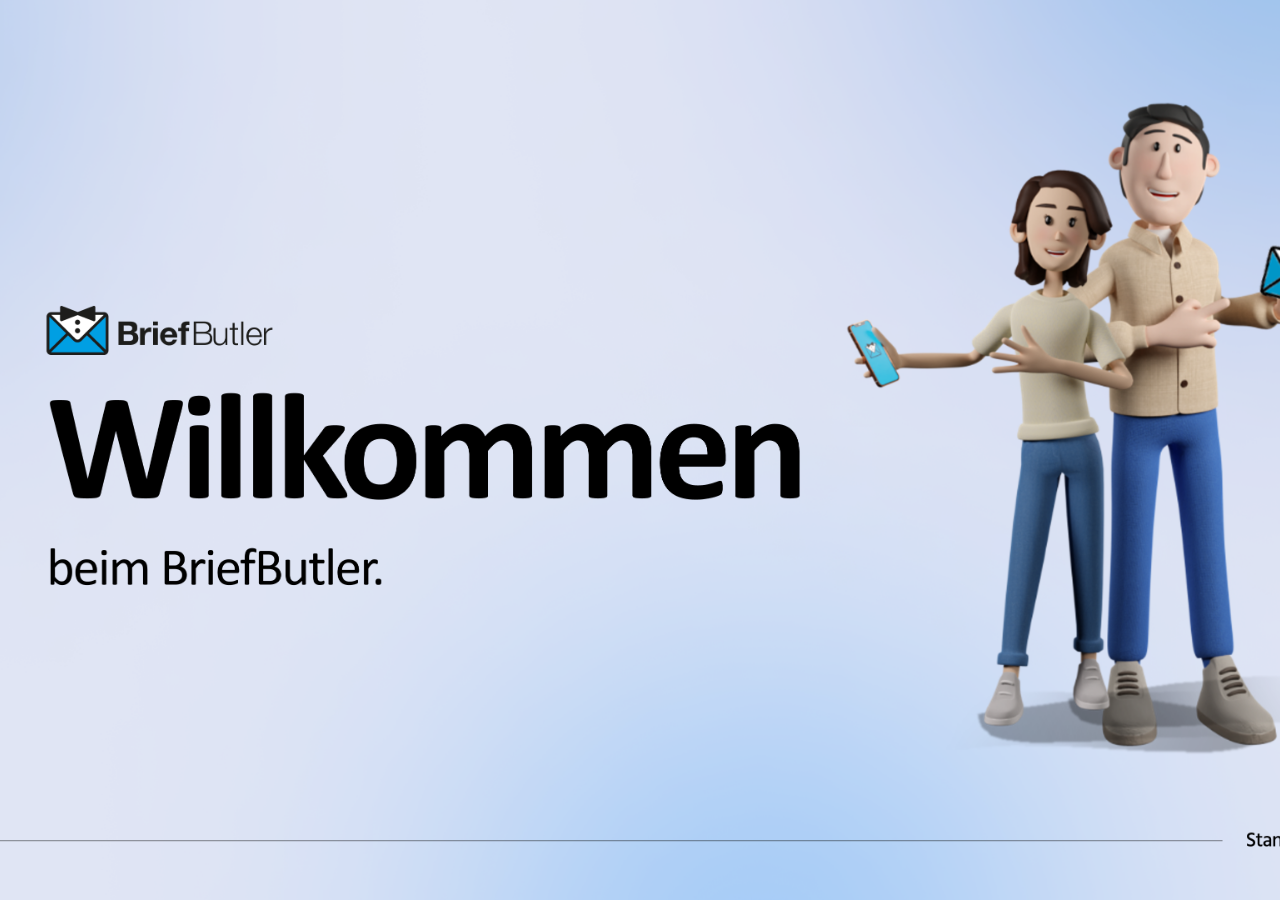
<file: BriefButler_Slide_Vorlagen/index.html>
<!DOCTYPE html>
<html lang="en">
<head>
  <meta charset="UTF-8">
  <meta name="viewport" content="width=device-width, initial-scale=1.0">
  <title>Welcome</title>
  <style>
    html, body {
      margin: 0;
      padding: 0;
      height: 100%;
      width: 100%;
    }

    body {
      background: url('img/willkommen.png') no-repeat center center fixed;
      background-size: cover;
      opacity: 0; /* Initially hidden */
      transition: opacity 2s ease-in-out; /* Fade-in transition */
    }
  </style>

  <script>
    document.addEventListener("DOMContentLoaded", function() {
      // Trigger the fade-in effect by setting opacity to 1
      document.body.style.opacity = 1;

      // Redirect after 5 seconds
      setTimeout(function() {
        window.location.href = 'post.html';
      }, 5000);
    });
  </script>
</head>
<body>
<!-- Content here if needed -->
</body>
</html>
</file>
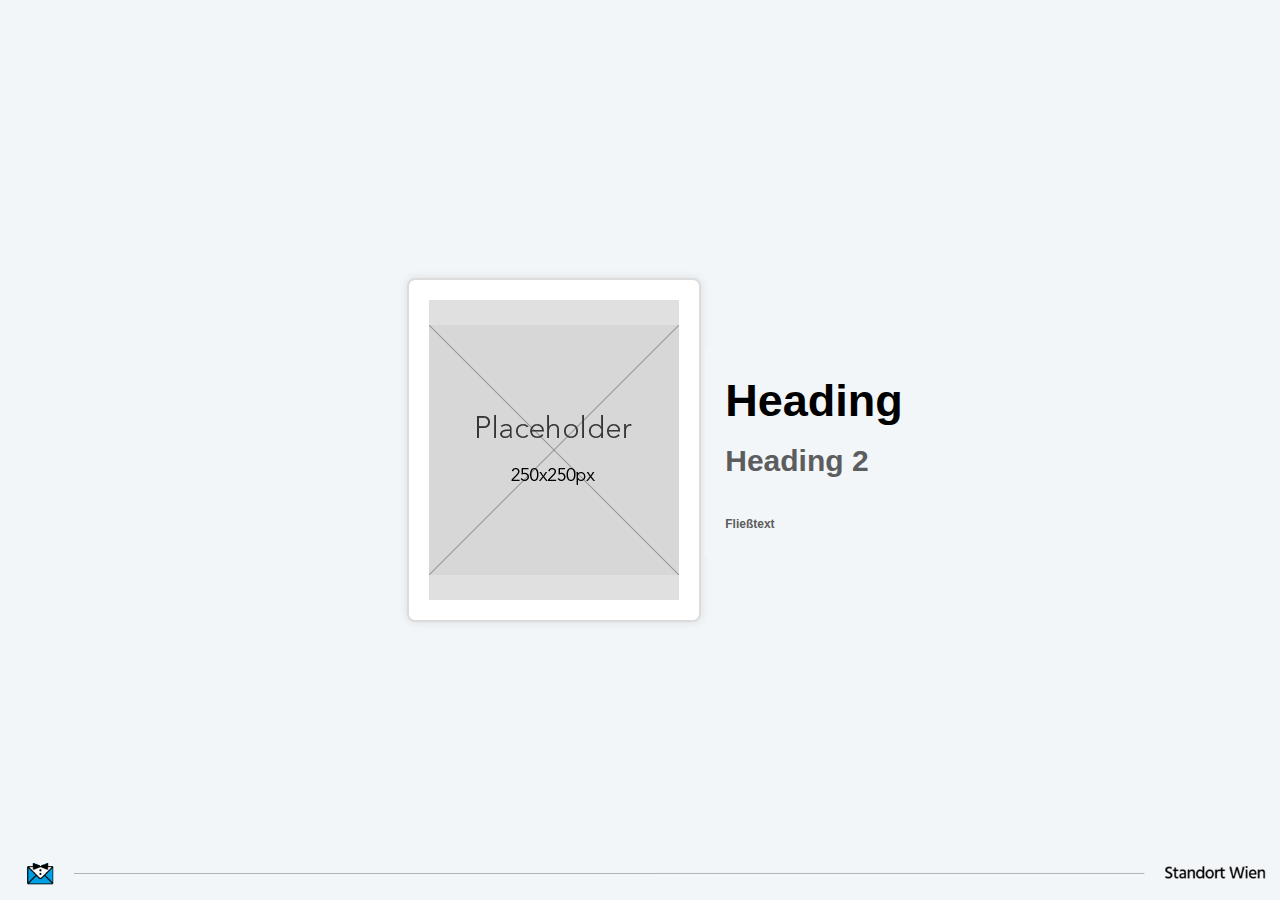
<file: BriefButler_Slide_Vorlagen/post.html>
<!doctype html>
<html lang="en">

<head>
  <meta charset="utf-8">
  <meta name="viewport" content="width=device-width, initial-scale=1">
  <title>News</title>
  <link rel="stylesheet" href="css/style.css">
  <meta name="description" content="">
  <link rel="icon" href="/favicon.ico" sizes="any">
  <link rel="icon" href="/icon.svg" type="image/svg+xml">
  <link rel="apple-touch-icon" href="icon.png">
  <link rel="manifest" href="site.webmanifest">
  <meta name="theme-color" content="#fafafa">

  <script>
    setTimeout(function() {
      window.location.href = 'recap.html';
    }, 7000);

    document.addEventListener('DOMContentLoaded', () => {
      document.querySelectorAll('.fade-in').forEach(element => {
        element.classList.add('visible');
      });
    });
  </script>
</head>

<body style="background: url('img/greybg.png') no-repeat center center fixed; background-size: cover;">

<table>
  <tr>
    <td>
      <div class="chart fade-in">
        <!-- Placeholder for image instead of chart -->
        <div id="image-placeholder" style="width: 100%; height: 300px; background-color: #e0e0e0; display: flex; align-items: center; justify-content: center;">
          <img src="img/generic-image-placeholder.png" class="fade-in">
        </div>
      </div>
    </td>

    <td>
      <div class="whitebackground header black fade-in">
        Heading
        <div class="xlarge-title fade-in">Heading 2</div>
        <div class="small-text fade-in">Fließtext</div>
      </div>
    </td>
  </tr>
</table>

</body>
</html>
</file>
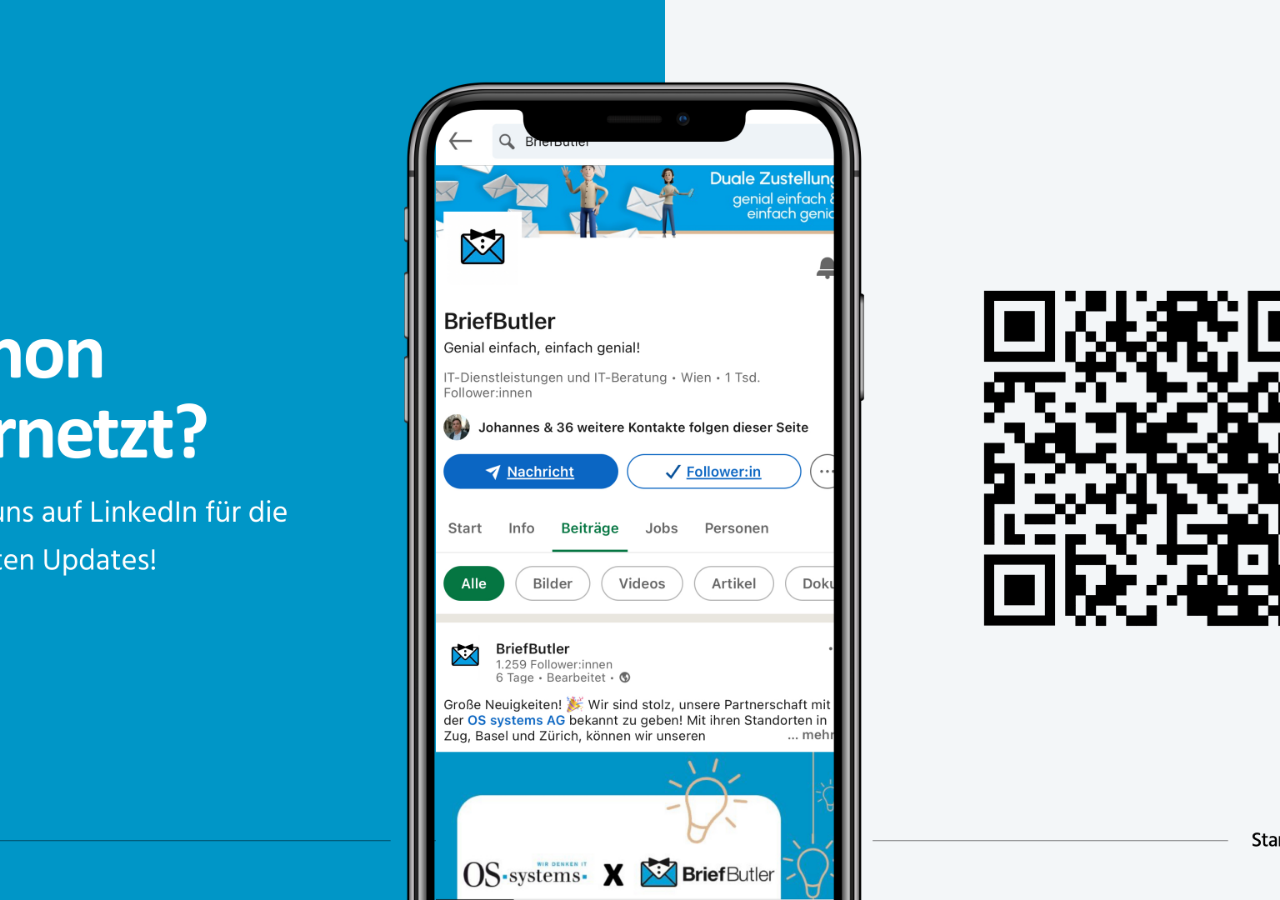
<file: BriefButler_Slide_Vorlagen/social.html>
<!DOCTYPE html>
<html lang="en">
<head>
  <meta charset="UTF-8">
  <meta name="viewport" content="width=device-width, initial-scale=1.0">
  <title>Social</title>
  <style>
    html, body {
      margin: 0;
      padding: 0;
      height: 100%;
      width: 100%;
    }

    body {
      background: url('img/LinkedIn.png') no-repeat center center fixed;
      background-size: cover;
      opacity: 0; /* Initially hidden */
      transition: opacity 5s ease-in-out; /* Fade-in transition */
    }
  </style>

  <script>
    document.addEventListener("DOMContentLoaded", function() {
      // Trigger the fade-in effect by setting opacity to 1
      document.body.style.opacity = 1;

      // Redirect after 5 seconds
      setTimeout(function() {
        window.location.href = 'index.html';
      }, 5000);
    });
  </script>
</head>
<body>
<!-- Content here if needed -->
</body>
</html>
</file>
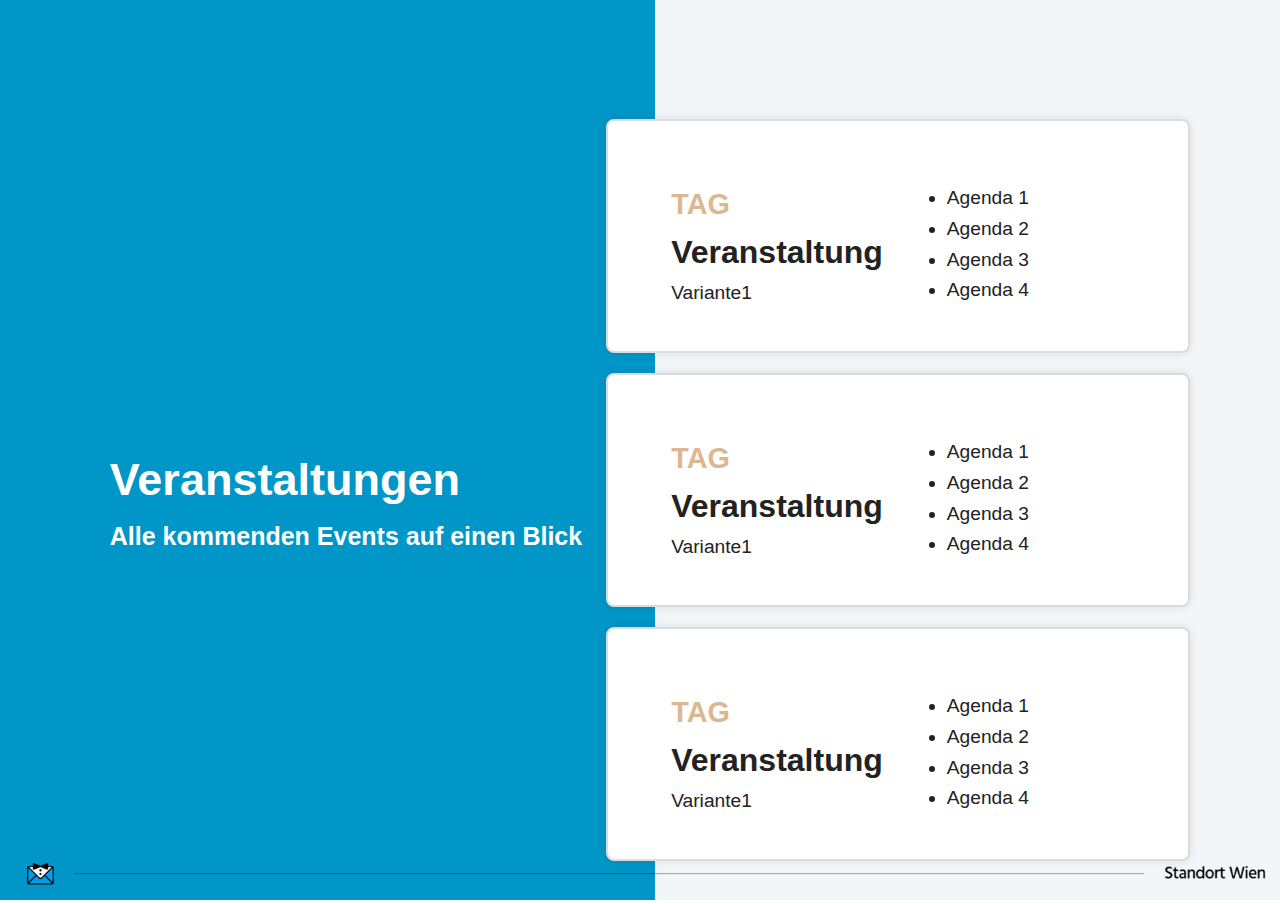
<file: BriefButler_Slide_Vorlagen/veranstaltungen.html>
<!DOCTYPE html>
<html lang="en">

<head>
  <meta charset="utf-8">
  <meta name="viewport" content="width=device-width, initial-scale=1">
  <title>Veranstaltungen</title>
  <link rel="stylesheet" href="css/style.css">
  <meta name="description" content="">

  <link rel="icon" href="/favicon.ico" sizes="any">
  <link rel="icon" href="/icon.svg" type="image/svg+xml">
  <link rel="apple-touch-icon" href="icon.png">
  <link rel="manifest" href="site.webmanifest">
  <meta name="theme-color" content="#fafafa">

  <script>
    document.addEventListener('DOMContentLoaded', () => {
      // Add 'visible' class to all elements with class 'chart-long'
      document.querySelectorAll('.chart-long').forEach(element => {
        element.classList.add('visible');
      });
    });

    setTimeout(function() {
      window.location.href = 'social.html';
    }, 7000);
  </script>
</head>

<body style="background: url('img/defaultbg.png') no-repeat center center fixed; background-size: cover;">

<div style="margin-top: 100px" class="main-content fullscreen center">

  <table>
    <tr>
      <td>
        <div class="transparentBackground header white center bluebackground">
          Veranstaltungen
          <div class="white-subtitle white">Alle kommenden Events auf einen Blick</div>
        </div>
      </td>
      <td>

        <div class="content-images">
          <div class="chart-long">
            <table>
              <tr>
                <td>
                  <div class="VeranstaltungsText">
                    <div class="day">TAG</div>
                    <div class="Veranstaltung">Veranstaltung</div>
                    <div>Variante1</div>
                  </div>
                </td>

                <td>
                  <div class="agenda">
                    <ul>
                      <li>Agenda 1</li>
                      <li>Agenda 2</li>
                      <li>Agenda 3</li>
                      <li>Agenda 4</li>
                    </ul>
                  </div>
                </td>
              </tr>
            </table>
          </div>

          <div class="chart-long">
            <table>
              <tr>
                <td>
                  <div class="VeranstaltungsText">
                    <div class="day">TAG</div>
                    <div class="Veranstaltung">Veranstaltung</div>
                    <div>Variante1</div>
                  </div>
                </td>

                <td>
                  <div class="agenda">
                    <ul>
                      <li>Agenda 1</li>
                      <li>Agenda 2</li>
                      <li>Agenda 3</li>
                      <li>Agenda 4</li>
                    </ul>
                  </div>
                </td>
              </tr>
            </table>
          </div>

          <div class="chart-long">
            <table>
              <tr>
                <td>
                  <div class="VeranstaltungsText">
                    <div class="day">TAG</div>
                    <div class="Veranstaltung">Veranstaltung</div>
                    <div>Variante1</div>
                  </div>
                </td>

                <td>
                  <div class="agenda">
                    <ul>
                      <li>Agenda 1</li>
                      <li>Agenda 2</li>
                      <li>Agenda 3</li>
                      <li>Agenda 4</li>
                    </ul>
                  </div>
                </td>
              </tr>
            </table>
          </div>
        </div>
      </td>
    </tr>
  </table>
</div>

</body>
</html>
</file>
<file: BriefButler_Slide_Vorlagen/css/style.css>
/* General Styles */
html {
  color: #222;
  font-size: 1.2em; /* Increased from 1em */
  line-height: 1.6; /* Increased for better readability */
}

.fullscreen{
  min-width: 55%;
  min-height: 55%;
}

body {
  margin: 0;
  padding: 0;
  font-family: 'Calibri', sans-serif;
  background-color: #f3f6f8;
  display: flex;
  justify-content: center;
  align-items: center;
  height: 100vh;
}

/* Container Styles */
.container, .main-container {
  background-color: #ffffff;
  border-radius: 12px; /* Slightly increased */
  box-shadow: 0 0 15px rgba(0, 0, 0, 0.1); /* Increased shadow size */
}

.main-container {
  padding: 200px; /* Increased from 150px */
  border-radius: 12px; /* Slightly increased */
  box-shadow: 0 0 15px rgba(0, 0, 0, 0.1); /* Increased shadow size */
}

.container {
  max-width: 1200px; /* Increased from 900px */
}

/* Post Image Container */
.postimage-container {
  width: 90%; /* Increased from 80% */
  max-width: 1200px; /* Increased from 900px */
}

/* Container Veranstaltungen */
.container-veranstaltungen {
  width: 90%; /* Increased from 80% */
  max-width: 1200px; /* Increased from 900px */
}

/* Header Styles */
.header {
  padding: 30px; /* Increased from 20px */
  font-size: 60px; /* Increased from 45px */
}

.white-subtitle {
  font-size: 30px; /* Increased from 25px */
}

.small-text {
  font-size: 16px; /* Increased from 12px */
}

/* Main Content Styles */
.main-content-veranstaltungen {
  padding: 30px; /* Increased from 20px */
}

.main-content {
  padding: 30px; /* Increased from 20px */
}

/* Text Rows */
.text-rows {
  padding-right: 30px; /* Increased from 20px */
}

.text-row {
  padding: 15px 0; /* Increased from 10px 0 */
}

.row-title {
  font-size: 1.2em; /* Increased font size */
}

/* Percentage and Number Styles */
#percentagestyle {
  border-radius: 12px; /* Slightly increased */
  max-height: 35px;
  padding-right: 10px;
  padding-left: 10px;
  font-size: 1.2em; /* Increased font size */
}

.transparentBackground{
  background-color: transparent;
}

.Black{
  color: #222222;
}

#SendungenNbr {
  font-size: 3em; /* Increased from xx-large */
}

/* Post Content Styles */
.post-container {
  border-radius: 20px; /* Increased from 15px */
  padding: 30px; /* Increased from 20px */
  max-width: 1000px; /* Increased from 800px */
}

.post-content {
  padding: 30px; /* Increased from 20px */
  border-radius: 20px; /* Increased from 15px */
}

.post-textbox {
  margin: 40px; /* Increased from 30px */
  border-radius: 20px; /* Increased from 15px */
}

.post-text-content {
  margin: 60px; /* Increased from 50px */
}

.post-image-container {
  margin: 40px; /* Increased from 30px */
}

.post-rounded-image {
  border-radius: 20px; /* Increased from 15px */
}

/* Veranstaltung Styles */
.Veranstaltung {
  font-size: 3em; /* Increased from xx-large */
}

/* Chart Styles */
.chart {
  border-radius: 12px; /* Slightly increased */
  padding: 20px; /* Increased from 20px */
  margin-left: 50px; /* Increased from 50px */

}

.chart-long {
  border-radius: 12px; /* Slightly increased */
  padding: 20px; /* Adjusted padding */
  display: grid; /* Use grid display */
  grid-template-columns: 1fr 1fr; /* Two equal-width columns */
  gap: 10px; /* Adds space between elements */
}

.agenda {
  margin-left: 20px;
  /* Removed flex: 1; */
}

.VeranstaltungsText {
  margin-left: 20px;
  /* Removed flex: 1; */
}

/* Additional Styles */
.day {
  font-size: 1.5em; /* Increased font size */
}

.divider {
  margin: 30px 0; /* Increased from 20px 0 */

}

.dividerh {
  width: 3px; /* Increased thickness */
  margin: 30px; /* Increased from 20px */
}

.xlarge-title {
  font-size: 40px; /* Increased from 30px */
  margin-bottom: 40px; /* Increased from 30px */
}
.black{
  color: black;
}

.large-title {
  font-size: 30px; /* Increased from 24px */
  margin-bottom: 30px; /* Increased from 20px */
}

.large-text {
  font-size: 100px; /* Increased from 78px */
}

.item {
  margin: 0 30px; /* Increased from 20px */
}

.text-block {
  margin-bottom: 20px; /* Increased from 10px */
}

.image-block {
  width: 250px; /* Increased from 200px */
  height: 250px; /* Increased from 200px */
}

.main-window {
  width: 1000px; /* Increased from 800px */
  height: 600px; /* Increased from 450px */
}

.border {
  padding: 30px; /* Increased from 20px */
}






/* Container Styles */
.container, .main-container {
  background-color: #ffffff;
  border-radius: 8px;
  box-shadow: 0 0 10px rgba(0, 0, 0, 0.1);
}

.main-container {
  background-color: #ffffff;
  border-radius: 8px;
  padding: 150px;
  box-shadow: 0 0 10px rgba(0, 0, 0, 0.1);
}

.container {
  display: flex;
  flex-direction: column;
  align-content: center;
  justify-content: center;
  width: 80%;
  max-width: 900px;
}

.postimage-container {
  align-content: center;
  justify-content: center;
  width: 80%;
  max-width: 900px;
}


.fade-in {
  opacity: 0;
  transition: opacity 1s ease-in;
}

.fade-in.visible {
  opacity: 5;
}


.container-veranstaltungen {
  display: flex;
  flex-direction: column;
  align-content: center;
  justify-content: center;
  width: 80%;
  max-width: 900px;
  position: fixed;
}

.recaptitle{
  border-top-left-radius: 8px;
  border-top-right-radius: 8px;
  padding: 20px;
  font-size: 45px;
  font-weight: bold;
  background-color: #ffffff;
}

/* Header Styles */
.header {

  padding: 20px;
  font-size: 45px;
  font-weight: bold;
  text-align: left;
  align-self: start;
  border-top-left-radius: 8px;
  border-top-right-radius: 8px;
  display: flex;
  flex-direction: column;
  background-color: #ffffff;
}

.whitebackground{
  background-color: #f3f6f8;
}

.white-subtitle {
  color: #5c5d5e;
  font-size: 25px;
}

.small-text {
  color: #5c5d5e;
  font-weight: bold;
  font-size: 12px;
}

/* Main Content Styles */
.main-content-veranstaltungen {
  display: flex;
  padding: 20px;
  box-sizing: border-box;
  flex: 1;
  top: 15%;
  left: 25%;
  position: absolute;
}

.main-content {
  display: flex;
  padding: 20px;
  box-sizing: border-box;
  flex: 1;
}

/* Text Rows */
.text-rows {
  flex: 1;
  padding-right: 20px;
}

.text-row {
  padding: 10px 0;
  border-bottom: 1px solid #009fe3;
  display: flex;
  justify-content: space-between;
  width: 100%;
}

.text-row:last-child {
  border-bottom: none;
}

.row-title {
  font-weight: bold;
}

/* Percentage and Number Styles */
#percentagestyle {
  background-color: #ecfdf5;
  box-shadow: 0 0 10px rgba(0, 0, 0, 0.1);
  border-radius: 8px;
  color: #18b9a7;
  width: fit-content;
  margin-bottom: 20px;
}

#SendungenNbr {
  font-weight: bold;
  font-size: xx-large;
}

/* Post Content Styles */
.post-container {
  border-radius: 15px;
  padding: 20px;
  max-width: 800px;
  margin: 20px auto;
}

.post-content {
  display: flex;
  justify-content: space-between;
  align-items: center;
  padding: 20px;
  color: white;
  margin: 30px;
  background-color: blue;
  border-radius: 15px;
}

.post-textbox {
  flex: 1;
  color: black;
  margin: 30px;
  background-color: white;
  border-radius: 15px;
}

.post-text-content {
  margin: 50px;
}

.post-image-container {
  margin: 30px;
}

.post-rounded-image {
  border-radius: 15px;
}

/* Veranstaltung Styles */
.Veranstaltung {
  font-weight: bold;
  font-size: xx-large;
}

/* Chart Styles */
.chart {
  flex-shrink: 0;
  background-color: #ffffff;
  border: 2px solid #dcdcdc;
  border-radius: 8px;
  box-shadow: 0 0 10px rgba(0, 0, 0, 0.1);
  padding: 20px;
  margin-left: 50px;
}

.chart-long {
  flex-shrink: 0;
  background-color: #ffffff;
  border: 2px solid #dcdcdc;
  border-radius: 8px;
  box-shadow: 0 0 10px rgba(0, 0, 0, 0.1);
  padding: 40px;
  margin-bottom: 20px;
  display: flex;
  flex-direction: column;
  align-items: flex-start;
  width: 500px;
  max-height: 150px;
  opacity: 0;
  transition: opacity 1s ease-in;
}

.chart-long.visible {
  opacity: 5;
}

tr{
  margin-bottom: 15px;
}

/* Additional Styles */
.day {
  color: #dcb790;
  font-weight: bold;
}

.bluebackground {
  background-color: #0096c7;
}

.header .white {
  display: flex;
  flex-direction: column;
}



.divider {
  border-bottom: 2px solid #dcdcdc;
  margin: 20px 0;
}

.dividerh {
  align-self: center;
  width: 2px;
  background-color: #dcdcdc;
  margin: 20px;
}

.xlarge-title {
  font-size: 30px;
  color: #5c5d5e;
  margin-bottom: 30px;
  font-weight: bold;
}

.stack-panel {
  display: flex;
}

.vertical {
  flex-direction: column;
}



.horizontal {
  flex-direction: row;
}

.text-block-container {
  display: flex;
  justify-content: space-around;
  align-items: center;
}

.item {
  margin: 0 20px;
}

.text-block {
  text-align: center;
  margin-bottom: 10px;
}

.large-title {
  font-size: 24px;
  font-weight: bold;
  color: #5c5d5e;
  margin-bottom: 20px;
}

.large-text {
  font-size: 78px;
  color: #009fe3;
}

.large-text2 {
  font-size: 78px;
  color: #009fe3;
}


.small-text {
  font-size: 12px;
  color: #5c5d5e;
}

.blue {
  color: #009fe3;
  font-weight: bold;
}

.white {
  color: white;
  font-weight: bold;
}

.grey {
  color: #5c5d5e;
}

.lightgrey {
  color: #b0deed;
}

.image-block {
  width: 200px;
  height: 200px;
  object-fit: contain;
  margin-bottom: 10px;
}

.main-window {
  width: 800px;
  height: 450px;
  display: flex;
  justify-content: center;
  align-items: center;
}

.border {
  background-color: #f3f6f8;
  padding: 20px;
  display: flex;
  justify-content: center;
  align-items: center;
}

.restrict{
  max-height: 500px;
}

.center {
  display: flex;
  justify-content: center;
}

/* Utility Styles */
.hidden,
[hidden] {
  display: none !important;
}

.visually-hidden {
  border: 0;
  clip: rect(0, 0, 0, 0);
  height: 1px;
  margin: -1px;
  overflow: hidden;
  padding: 0;
  position: absolute;
  white-space: nowrap;
  width: 1px;
}

.clearfix::before,
.clearfix::after {
  content: "";
  display: table;
}

.clearfix::after {
  clear: both;
}
</file>
